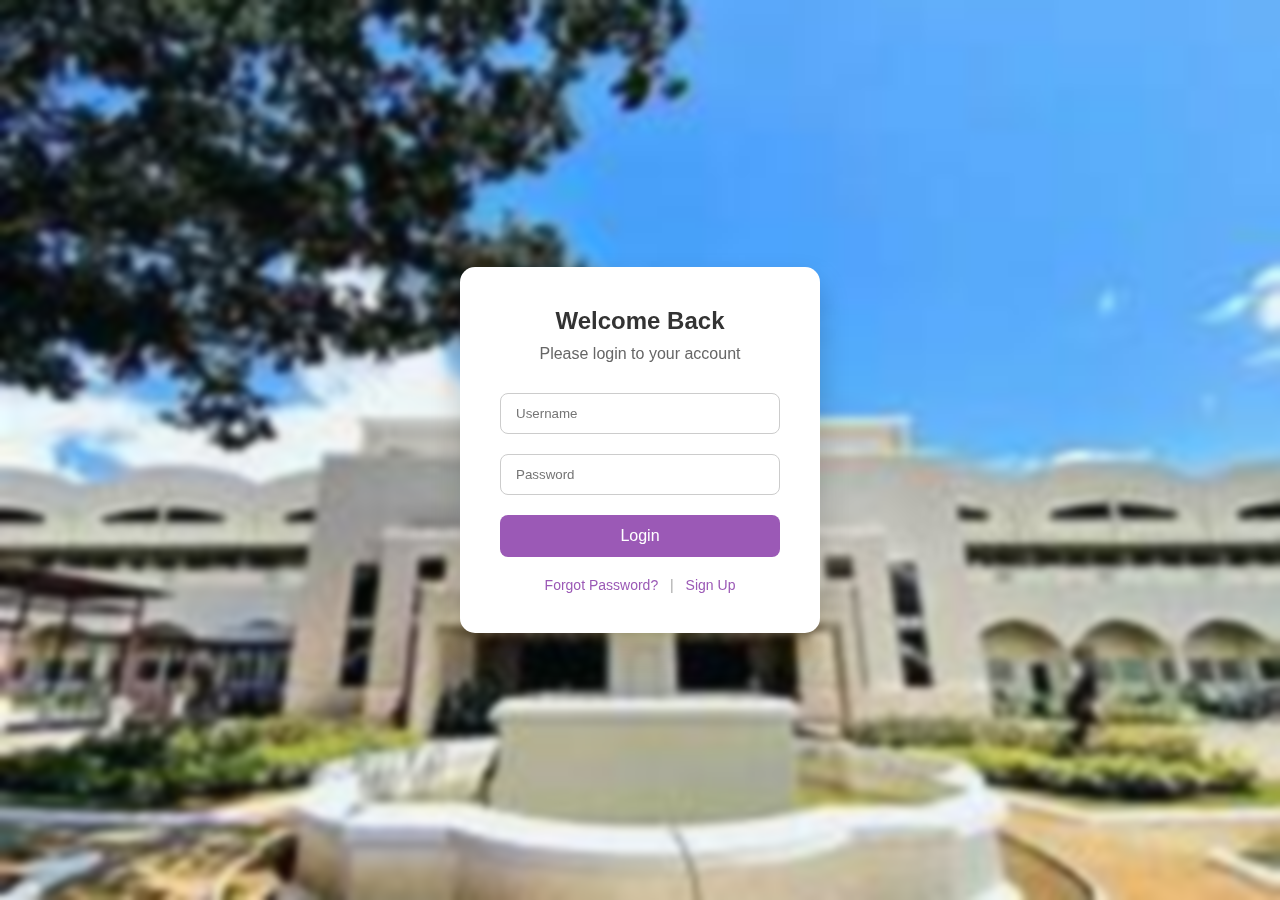
<file: index.html>
<!DOCTYPE html>
<html lang="en">
<head>
    <meta charset="UTF-8">
    <meta name="viewport" content="width=device-width, initial-scale=1.0">
    <link rel="stylesheet" href="style.css">
    <title>Document</title>
</head>
<body>
    <div class="login-wrapper">
        <div class="login-container">
            <h2>Welcome Back</h2>
            <p class="subtitle">Please login to your account</p>
            <form>
                <input type="text" placeholder="Username" required>
                <input type="password" placeholder="Password" required>
                <!-- Changed button to a link -->
                <a href="home.html" class="login-button">Login</a>
            </form>
            <div class="links">
                <a href="forgot-password.html" class="link">Forgot Password?</a>
                <span>|</span>
                <a href="signup.html" class="link">Sign Up</a>
            </div>
        </div>
    </div>
</body>

</html>
</file>
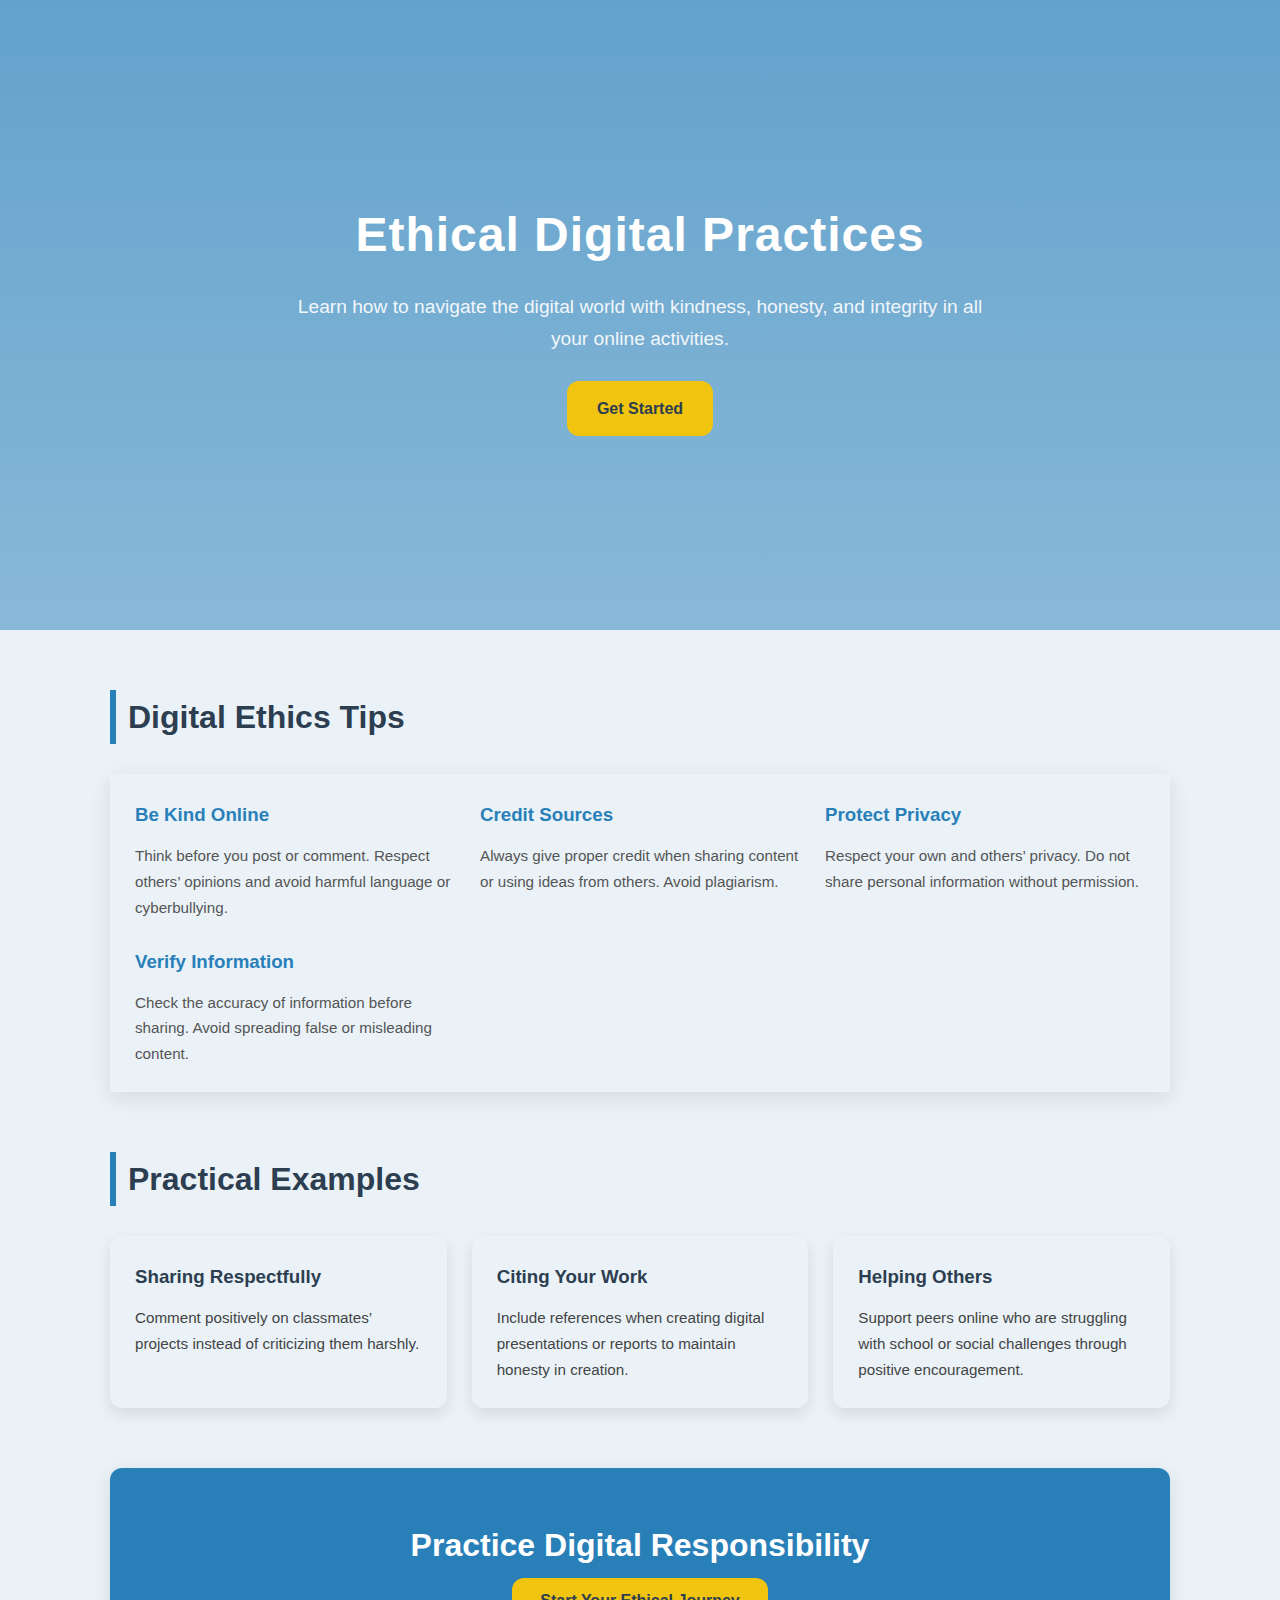
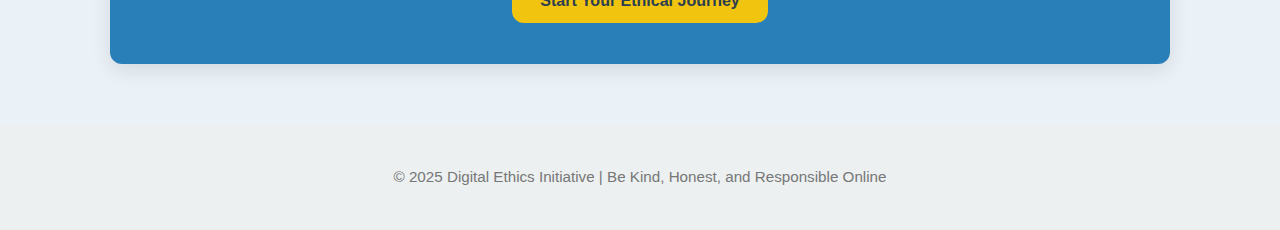
<file: educational.html>
<!DOCTYPE html>
<html lang="en">
<head>
    <meta charset="UTF-8">
    <meta name="viewport" content="width=device-width, initial-scale=1.0">
    <title>Document</title>
    <link rel="stylesheet" href="educational.css">
</head>
<body>
    <header>
    <h1>Ethical Digital Practices</h1>
    <p>Learn how to navigate the digital world with kindness, honesty, and integrity in all your online activities.</p>
    <a href="#tips" class="cta-btn">Get Started</a>
</header>

<!-- Main Container -->
<div class="container">

    <!-- Tips Section -->
    <h2 class="section-title" id="tips">Digital Ethics Tips</h2>
    <div class="tips">
        <div class="tip-card">
            <h3>Be Kind Online</h3>
            <p>Think before you post or comment. Respect others’ opinions and avoid harmful language or cyberbullying.</p>
        </div>
        <div class="tip-card">
            <h3>Credit Sources</h3>
            <p>Always give proper credit when sharing content or using ideas from others. Avoid plagiarism.</p>
        </div>
        <div class="tip-card">
            <h3>Protect Privacy</h3>
            <p>Respect your own and others’ privacy. Do not share personal information without permission.</p>
        </div>
        <div class="tip-card">
            <h3>Verify Information</h3>
            <p>Check the accuracy of information before sharing. Avoid spreading false or misleading content.</p>
        </div>
    </div>

    <!-- Examples Section -->
    <h2 class="section-title">Practical Examples</h2>
    <div class="examples">
        <div class="example-box">
            <h3>Sharing Respectfully</h3>
            <p>Comment positively on classmates’ projects instead of criticizing them harshly.</p>
        </div>
        <div class="example-box">
            <h3>Citing Your Work</h3>
            <p>Include references when creating digital presentations or reports to maintain honesty in creation.</p>
        </div>
        <div class="example-box">
            <h3>Helping Others</h3>
            <p>Support peers online who are struggling with school or social challenges through positive encouragement.</p>
        </div>
    </div>

    <!-- Call to Action -->
    <div class="cta-section">
        <h2>Practice Digital Responsibility</h2>
        <a href="#">Start Your Ethical Journey</a>
    </div>

</div>

<!-- Footer -->
<footer>
    © 2025 Digital Ethics Initiative | Be Kind, Honest, and Responsible Online
</footer>

</body>
</html>

</body>
</html>
</file>
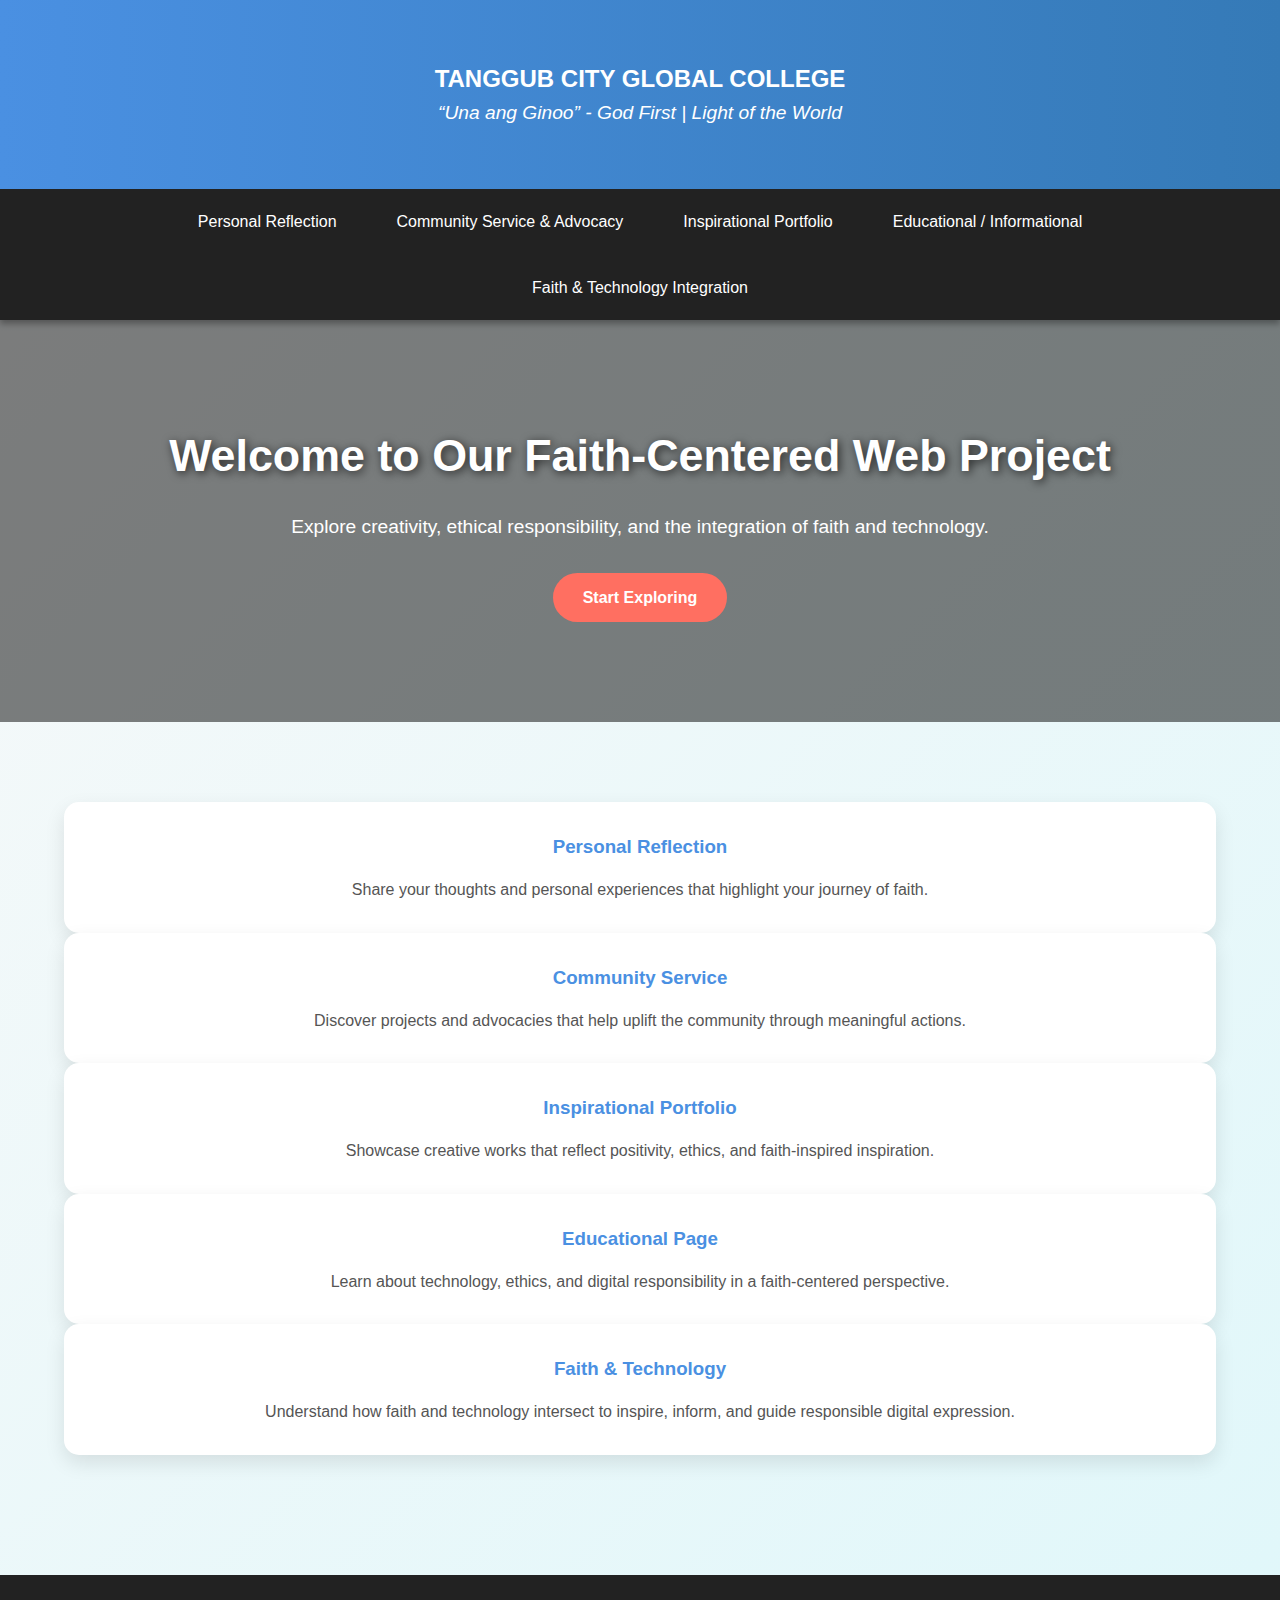
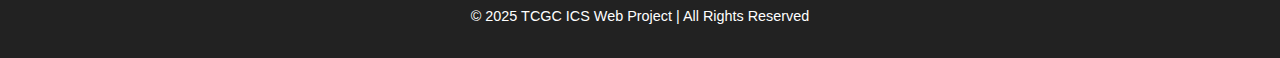
<file: home.html>
<!DOCTYPE html>
<html lang="en">
<head>
    <meta charset="UTF-8">
    <meta name="viewport" contenthom="width=device-width, initial-scale=1.0">
    <link rel="stylesheet" href="home.css">
    <title>Document</title>
</head>
<body>
    <header>
        <div class="container">
            <h2>TANGGUB CITY GLOBAL COLLEGE</h2>
            <p>“Una ang Ginoo” - God First | Light of the World</p>
        </div>
    </header>

    <nav>
        <div class="container">
            <ul>
                <li><a href="personal.html">Personal Reflection</a></li>
                <li><a href="community.html">Community Service & Advocacy</a></li>
                <li><a href="inspirational.html">Inspirational Portfolio</a></li>
                <li><a href="educational.html">Educational / Informational</a></li>
                <li><a href="faith&tech.html">Faith & Technology Integration</a></li>
            </ul>
        </div>
    </nav>

    <main>
        <section class="hero">
            <div class="container">
                <h2>Welcome to Our Faith-Centered Web Project</h2>
                <p>Explore creativity, ethical responsibility, and the integration of faith and technology.</p>
                <a href="WEBSITE.HTML" class="btn">Start Exploring</a>
            </div>
        </section>

        <section class="features">
            <div class="container">
                <div class="feature">
                    <h3>Personal Reflection</h3>
                    <p>Share your thoughts and personal experiences that highlight your journey of faith.</p>
                </div>
                <div class="feature">
                    <h3>Community Service</h3>
                    <p>Discover projects and advocacies that help uplift the community through meaningful actions.</p>
                </div>
                <div class="feature">
                    <h3>Inspirational Portfolio</h3>
                    <p>Showcase creative works that reflect positivity, ethics, and faith-inspired inspiration.</p>
                </div>
                <div class="feature">
                    <h3>Educational Page</h3>
                    <p>Learn about technology, ethics, and digital responsibility in a faith-centered perspective.</p>
                </div>
                <div class="feature">
                    <h3>Faith & Technology</h3>
                    <p>Understand how faith and technology intersect to inspire, inform, and guide responsible digital expression.</p>
                </div>
            </div>
        </section>
    </main>

    <footer>
        <div class="container">
            <p>&copy; 2025 TCGC ICS Web Project | All Rights Reserved</p>
        </div>
    </footer>
</body>
</html>
</file>
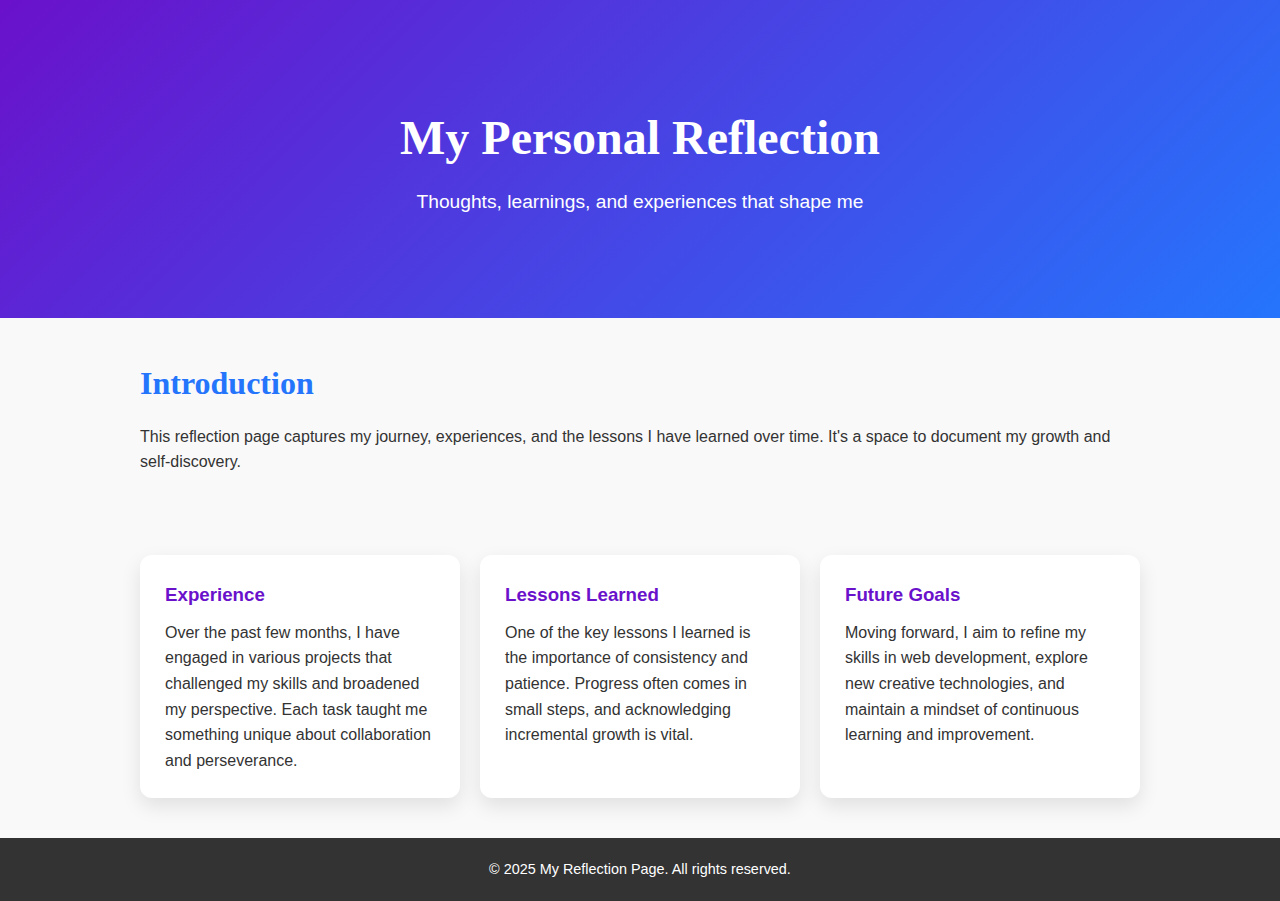
<file: personal.html>
<!DOCTYPE html>
<html lang="en">
<head>
    <meta charset="UTF-8">
    <meta name="viewport" content="width=device-width, initial-scale=1.0">
    <title>Document</title>
    <link rel="stylesheet" href="personal.css">

</head>
<body>
    <header>
        <div class="container">
            <h1>My Personal Reflection</h1>
            <p>Thoughts, learnings, and experiences that shape me</p>
        </div>
    </header>

    <section class="reflection-intro container">
        <h2>Introduction</h2>
        <p>This reflection page captures my journey, experiences, and the lessons I have learned over time. It's a space to document my growth and self-discovery.</p>
    </section>

    <section class="reflection-content container">
        <div class="reflection-card">
            <h3>Experience</h3>
            <p>Over the past few months, I have engaged in various projects that challenged my skills and broadened my perspective. Each task taught me something unique about collaboration and perseverance.</p>
        </div>

        <div class="reflection-card">
            <h3>Lessons Learned</h3>
            <p>One of the key lessons I learned is the importance of consistency and patience. Progress often comes in small steps, and acknowledging incremental growth is vital.</p>
        </div>

        <div class="reflection-card">
            <h3>Future Goals</h3>
            <p>Moving forward, I aim to refine my skills in web development, explore new creative technologies, and maintain a mindset of continuous learning and improvement.</p>
        </div>
    </section>

    <footer>
        <p>&copy; 2025 My Reflection Page. All rights reserved.</p>
    </footer>
</body>
</html>
</body>

</html>
</file>
<file: style.css>
* {
    margin: 0;
    padding: 0;
    box-sizing: border-box;
    font-family: 'Segoe UI', Tahoma, Geneva, Verdana, sans-serif;
}

body {
    height: 100vh;
    display: flex;
    justify-content: center;
    align-items: center;

    background-image: url(tcgc.jfif);
    background-size: cover;
    background-position: center;
    background-repeat: no-repeat;

    backdrop-filter: blur(3px);
}
.login-wrapper {
    width: 100%;
    max-width: 700%;
    padding: 20px;
    
}
/* Login container */
.login-wrapper {
    width: 100%;
    max-width: 400px;
    padding: 20px;
}

.login-container {
    background: #fff;
    padding: 40px;
    border-radius: 15px;
    box-shadow: 0 15px 30px rgba(0,0,0,0.2);
    text-align: center;
}

/* Titles */
h2 {
    margin-bottom: 10px;
    color: #333;
}

.subtitle {
    margin-bottom: 30px;
    color: #666;
}

/* Form inputs */
form input {
    width: 100%;
    padding: 12px 15px;
    margin-bottom: 20px;
    border-radius: 8px;
    border: 1px solid #ccc;
    outline: none;
    transition: 0.3s;
}

form input:focus {
    border-color: #9b59b6;
    box-shadow: 0 0 5px rgba(155, 89, 182, 0.5);
}

/* Login button (styled link) */
.login-button {
    display: block;
    width: 100%;
    padding: 12px;
    border-radius: 8px;
    background-color: #9b59b6;
    color: #fff;
    font-size: 16px;
    text-align: center;
    text-decoration: none;
    cursor: pointer;
    transition: 0.3s;
}

.login-button:hover {
    background-color: #8e44ad;
}

/* Links */
.links {
    margin-top: 20px;
    font-size: 14px;
}

.links .link {
    color: #9b59b6;
    text-decoration: none;
    transition: 0.3s;
}

.links .link:hover {
    text-decoration: underline;
    color: #8e44ad;
}

.links span {
    margin: 0 8px;
    color: #aaa;
}
</file>
<file: educational.css>
/* -------- Root Variables -------- */
    :root {
        --primary: #2C3E50;      /* Dark blue */
        --secondary: #2980B9;    /* Bright blue */
        --accent: #EAF2F8;       /* Light accent */
        --text: #34495E;         /* Main text */
        --highlight: #F1C40F;    /* Yellow highlight */
        --radius: 12px;
        --shadow: rgba(0,0,0,0.1);
    }

    * {
        box-sizing: border-box;
        margin: 0;
        padding: 0;
        font-family: "Segoe UI", Arial, sans-serif;
    }

    body {
        background: var(--accent);
        color: var(--text);
        line-height: 1.7;
    }

    /* -------- Header / Hero -------- */
    header {
        background: linear-gradient(rgba(41,128,185,0.7), rgba(41,128,185,0.5)), url('https://source.unsplash.com/1600x600/?technology,learning') no-repeat center/cover;
        height: 70vh;
        display: flex;
        flex-direction: column;
        justify-content: center;
        align-items: center;
        text-align: center;
        color: white;
        padding: 0 20px;
    }

    header h1 {
        font-size: 3rem;
        margin-bottom: 15px;
        letter-spacing: 1px;
    }

    header p {
        font-size: 1.2rem;
        max-width: 700px;
        opacity: 0.9;
    }

    header a.cta-btn {
        margin-top: 25px;
        background: var(--highlight);
        color: var(--primary);
        padding: 14px 30px;
        border-radius: var(--radius);
        text-decoration: none;
        font-weight: 600;
        transition: 0.3s;
    }

    header a.cta-btn:hover {
        background: #F39C12;
    }

    /* -------- Container -------- */
    .container {
        max-width: 1100px;
        margin: 60px auto;
        padding: 0 20px;
    }

    /* -------- Section Titles -------- */
    h2.section-title {
        font-size: 2rem;
        color: var(--primary);
        margin-bottom: 30px;
        border-left: 6px solid var(--secondary);
        padding-left: 12px;
    }

    /* -------- Tips / Info Cards -------- */
    .tips {
        display: grid;
        grid-template-columns: repeat(auto-fit, minmax(280px, 1fr));
        gap: 25px;
        margin-bottom: 60px;
        box-shadow: 0 6px 20px var(--shadow);
        overflow: hidden;
        padding: 25px;
        transition: 0.3s;
    }
    .tip-card:hover {
        transform: translateY(-5px);
        box-shadow: 0 10px 25px var(--shadow);
    }

    .tip-card h3 {
        color: var(--secondary);
        margin-bottom: 12px;
    }

    .tip-card p {
        font-size: 0.95rem;
        color: #555;
    }

    /* -------- Example Section -------- */
    .examples {
        display: flex;
        flex-wrap: wrap;
        gap: 25px;
        margin-bottom: 60px;
    }

    .example-box {
        flex: 1 1 280px;
        background: var(--accent);
        padding: 25px;
        border-radius: var(--radius);
        box-shadow: 0 6px 15px var(--shadow);
        transition: 0.25s;
    }

    .example-box:hover {
        transform: translateY(-3px);
        box-shadow: 0 10px 20px var(--shadow);
    }

    .example-box h3 {
        color: var(--primary);
        margin-bottom: 12px;
    }

    .example-box p {
        font-size: 0.95rem;
        color: #444;
    }

    /* -------- Call to Action -------- */
    .cta-section {
        background: var(--secondary);
        color: white;
        padding: 50px 20px;
        text-align: center;
        border-radius: var(--radius);
        margin-bottom: 60px;
        box-shadow: 0 6px 20px var(--shadow);
    }

    .cta-section h2 {
        font-size: 2rem;
        margin-bottom: 15px;
    }

    .cta-section a {
        background: var(--highlight);
        color: var(--primary);
        padding: 14px 28px;
        text-decoration: none;
        border-radius: var(--radius);
        font-weight: 600;
        transition: 0.3s;
    }

    .cta-section a:hover {
        background: #F39C12;
    }

    /* -------- Footer -------- */
    footer {
        text-align: center;
        padding: 40px 20px;
        font-size: 0.95rem;
        color: #777;
        background: #ecf0f1;
    }

    /* -------- Responsive -------- */
    @media(max-width: 900px) {
        .examples {
            flex-direction: column;
        }
    }

    @media(max-width: 600px) {
        header h1 {
            font-size: 2.2rem;
        }

        header p {
            font-size: 1rem;
        }
    }
</file>
<file: home.css>
* {
    margin: 0;
    padding: 0;
    box-sizing: border-box;
    font-family: 'Roboto', sans-serif;
}

body {
    line-height: 1.6;
    color: #333;
    background: linear-gradient(135deg, #f9f9f9, #e0f7fa);
}

/* Container */
.container {
    width: 90%;
    max-width: 1200px;
    margin: auto;
}

/* Header */
header {
    background: linear-gradient(90deg, #4a90e2, #357ab7);
    color: #fff;
    padding: 60px 0;
    text-align: center;
    position: relative;
    overflow: hidden;
}

header h1 {
    font-size: 3rem;
    font-family: 'Montserrat', sans-serif;
    margin-bottom: 10px;
}

header p {
    font-size: 1.2rem;
    font-style: italic;
}

/* Navigation */
nav {
    background-color: #222;
    box-shadow: 0 4px 6px rgba(0,0,0,0.3);
}

nav ul {
    list-style: none;
    display: flex;
    justify-content: center;
    flex-wrap: wrap;
}

nav ul li {
    margin: 10px;
}

nav ul li a {
    color: #fff;
    text-decoration: none;
    padding: 10px 20px;
    display: block;
    border-radius: 50px;
    transition: all 0.3s ease;
    font-weight: 500;
}

nav ul li a:hover {
    background: #4a90e2;
    transform: scale(1.1);
}

/* Hero Section */
.hero {
    background: url('https://images.unsplash.com/photo-1523473827532-3a5b3f4d0f57?auto=format&fit=crop&w=1470&q=80') no-repeat center center/cover;
    color: #fff;
    padding: 100px 0;
    text-align: center;
    position: relative;
}

.hero::after {
    content: '';
    position: absolute;
    top: 0;
    left: 0;
    width: 100%;
    height: 100%;
    background: rgba(0,0,0,0.5);
    z-index: 0;
}

.hero .container {
    position: relative;
    z-index: 1;
}

.hero h2 {
    font-size: 2.8rem;
    margin-bottom: 20px;
    text-shadow: 2px 2px 10px rgba(0,0,0,0.7);
}

.hero p {
    font-size: 1.2rem;
    margin-bottom: 30px;
}

.btn {
    display: inline-block;
    background-color: #ff6f61;
    color: #fff;
    padding: 12px 30px;
    text-decoration: none;
    border-radius: 30px;
    font-weight: 600;

    transition: all 0.3s ease;
}

.btn:hover {
    background-color: #e04f4f;
    transform: translateY(-3px);
}

/* Features Section */
.features {
    padding: 80px 0;
    display: grid;
    grid-template-columns: repeat(auto-fit, minmax(250px, 1fr));
    gap: 40px;
}

.feature {
    background: #fff;
    padding: 30px;
    border-radius: 15px;
    text-align: center;
    box-shadow: 0 8px 20px rgba(0,0,0,0.1);
    transition: all 0.3s ease;
}

.feature:hover {
    transform: translateY(-10px);
    box-shadow: 0 15px 30px rgba(0,0,0,0.2);
}

.feature h3 {
    margin-bottom: 15px;
    color: #4a90e2;
    font-family: 'Montserrat', sans-serif;
}

.feature p {
    font-size: 1rem;
    color: #555;
}

/* Footer */
footer {
    background-color: #222;
    color: #fff;
    text-align: center;
    padding: 30px 0;
    margin-top: 40px;
    font-size: 0.9rem;
}
</file>
<file: personal.css>
/* ---------- Root Variables ---------- */
        :root {
            --primary: #2C3E50;
            --secondary: #2980B9;
            --accent: #EAF2F8;
            --text: #34495E;
            --bg: #F8F9FA;
            --radius: 12px;
        }

        * {
    margin: 0;
    padding: 0;
    box-sizing: border-box;
    font-family: 'Roboto', sans-serif;
}

body {
    background-color: #f9f9f9;
    color: #333;
    line-height: 1.6;
}

/* Header */
header {
    background: linear-gradient(135deg, #6a11cb, #2575fc);
    color: #fff;
    padding: 60px 0;
    text-align: center;
}

header h1 {
    font-family: 'Playfair Display', serif;
    font-size: 3rem;
    margin-bottom: 10px;
}

header p {
    font-size: 1.2rem;
    font-weight: 300;
}

/* Container */
.container {
    width: 90%;
    max-width: 1000px;
    margin: 0 auto;
    padding: 40px 0;
}

/* Reflection Sections */
.reflection-intro h2 {
    font-family: 'Playfair Display', serif;
    color: #2575fc;
    margin-bottom: 15px;
    font-size: 2rem;
}

.reflection-content {
    display: grid;
    grid-template-columns: repeat(auto-fit, minmax(280px, 1fr));
    gap: 20px;
}

.reflection-card {
    background-color: #fff;
    padding: 25px;
    border-radius: 12px;
    box-shadow: 0 8px 20px rgba(0,0,0,0.1);
    transition: transform 0.3s, box-shadow 0.3s;
}

.reflection-card:hover {
    transform: translateY(-5px);
    box-shadow: 0 12px 25px rgba(0,0,0,0.15);
}

.reflection-card h3 {
    color: #6a11cb;
    margin-bottom: 10px;
}

/* Footer */
footer {
    background-color: #333;
    color: #fff;
    text-align: center;
    padding: 20px 0;
    font-size: 0.9rem;
}
</file>
